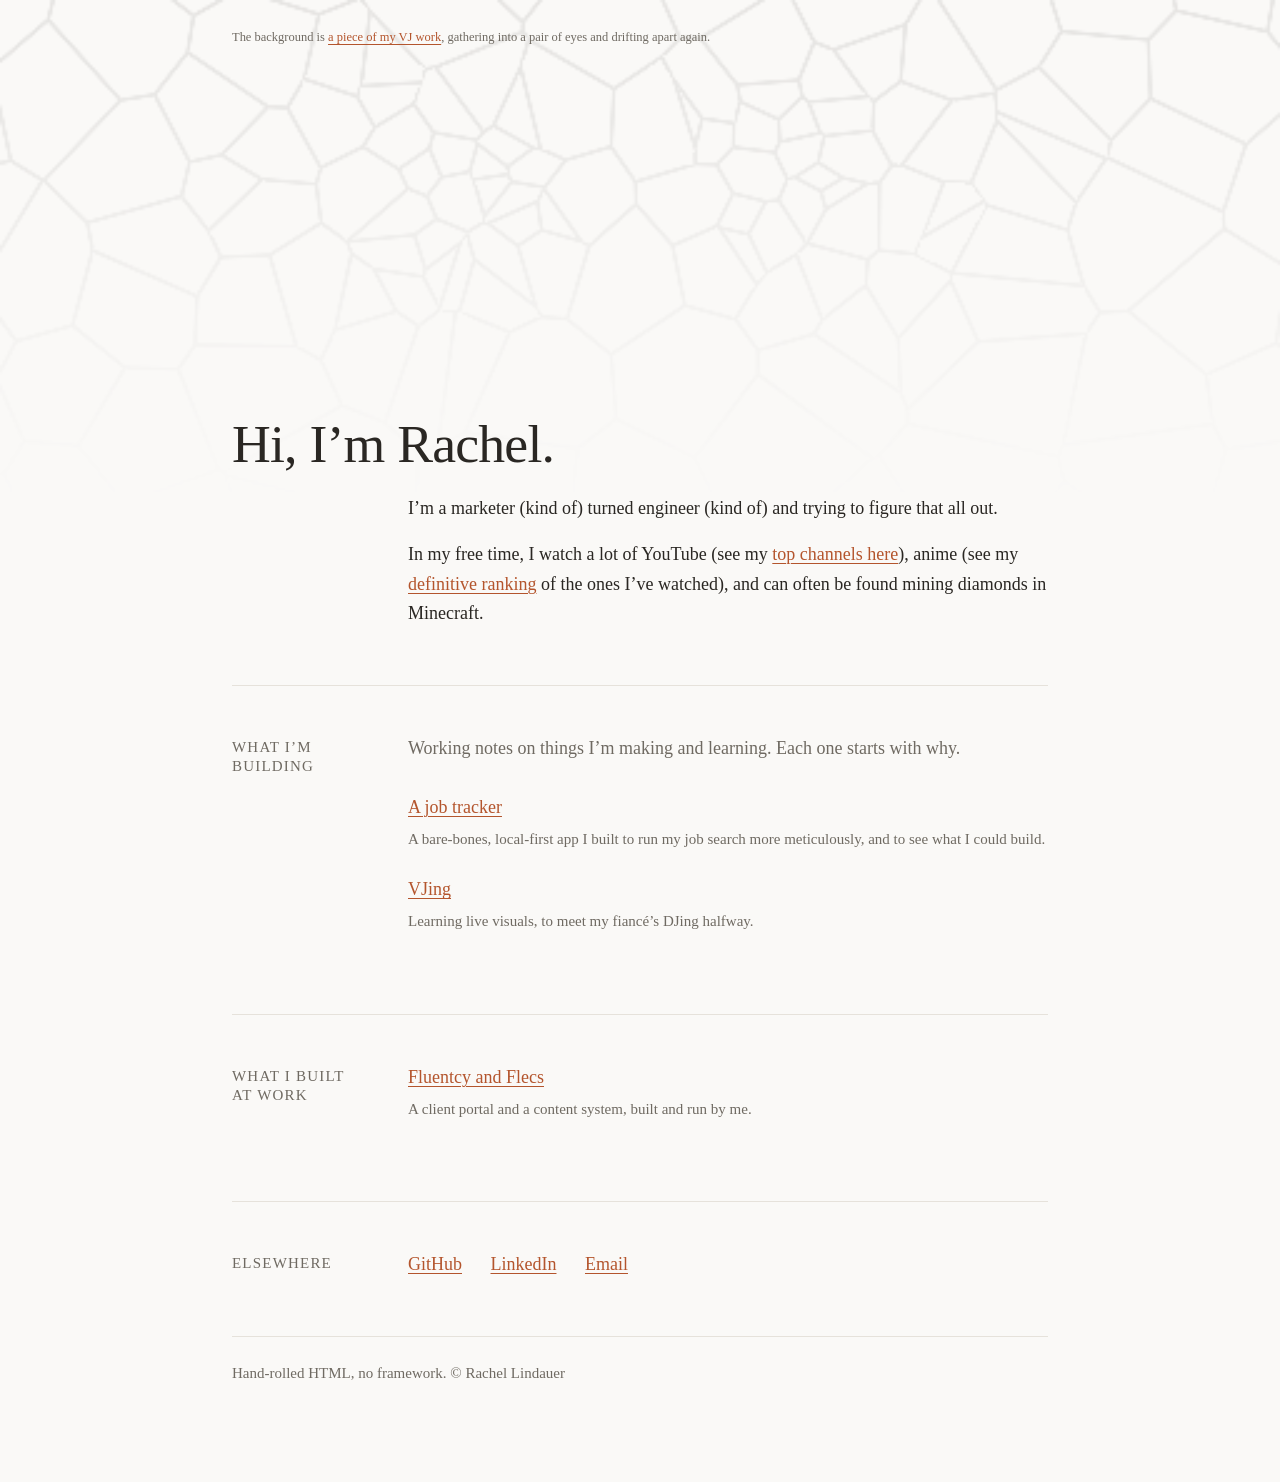
<file: index.html>
<!doctype html>
<html lang="en">
<head>
  <meta charset="utf-8">
  <meta name="viewport" content="width=device-width, initial-scale=1">
  <title>Rachel Lindauer</title>
  <meta name="description" content="Marketer (kind of) turned engineer (kind of). Notes on what I'm building and learning.">
  <link rel="stylesheet" href="style.css">
</head>
<body class="home">

  <p class="bg-note">The background is
  <a href="building/vjing.html">a piece of my VJ work</a>, gathering into a
  pair of eyes and drifting apart again.</p>

  <main>

    <!-- ===== Intro ===== -->
    <section id="intro">
      <h1>Hi, I&rsquo;m Rachel.</h1>
      <p>
        I&rsquo;m a marketer (kind of) turned engineer (kind of) and trying to
        figure that all out.
      </p>
      <p>
        In my free time, I watch a lot of YouTube (see my
        <a href="youtube.html">top channels here</a>), anime (see my
        <a href="anime.html">definitive ranking</a> of the ones I&rsquo;ve
        watched), and can often be found mining diamonds in Minecraft.
      </p>
    </section>

    <!-- ===== What I'm building ===== -->
    <section id="building">
      <h2>What I&rsquo;m building</h2>
      <p class="quiet">Working notes on things I&rsquo;m making and learning.
      Each one starts with why.</p>
      <ul class="items">
        <li>
          <a href="building/tracker.html">A job tracker</a>
          <p>A bare-bones, local-first app I built to run my job search more
          meticulously, and to see what I could build.</p>
        </li>
        <li>
          <a href="building/vjing.html">VJing</a>
          <p>Learning live visuals, to meet my fianc&eacute;&rsquo;s DJing halfway.</p>
        </li>
      </ul>
    </section>

    <!-- ===== What I built at work ===== -->
    <section id="work">
      <h2>What I built at work</h2>
      <ul class="items">
        <li>
          <a href="building/influent.html">Fluentcy and Flecs</a>
          <p>A client portal and a content system, built and run by me.</p>
        </li>
      </ul>
    </section>

    <!-- ===== Elsewhere ===== -->
    <section id="elsewhere">
      <h2>Elsewhere</h2>
      <ul class="links">
        <li><a href="https://github.com/rachellindauer">GitHub</a></li>
        <li><a href="https://www.linkedin.com/in/rachellindauer/">LinkedIn</a></li>
        <li><a href="mailto:rlindauer@lindauer.net">Email</a></li>
      </ul>
    </section>

  </main>

  <footer>
    <p class="quiet">Hand-rolled HTML, no framework.
    &copy; Rachel Lindauer</p>
  </footer>

  <script src="background.js"></script>
  <script src="motion.js"></script>
</body>
</html>
</file>
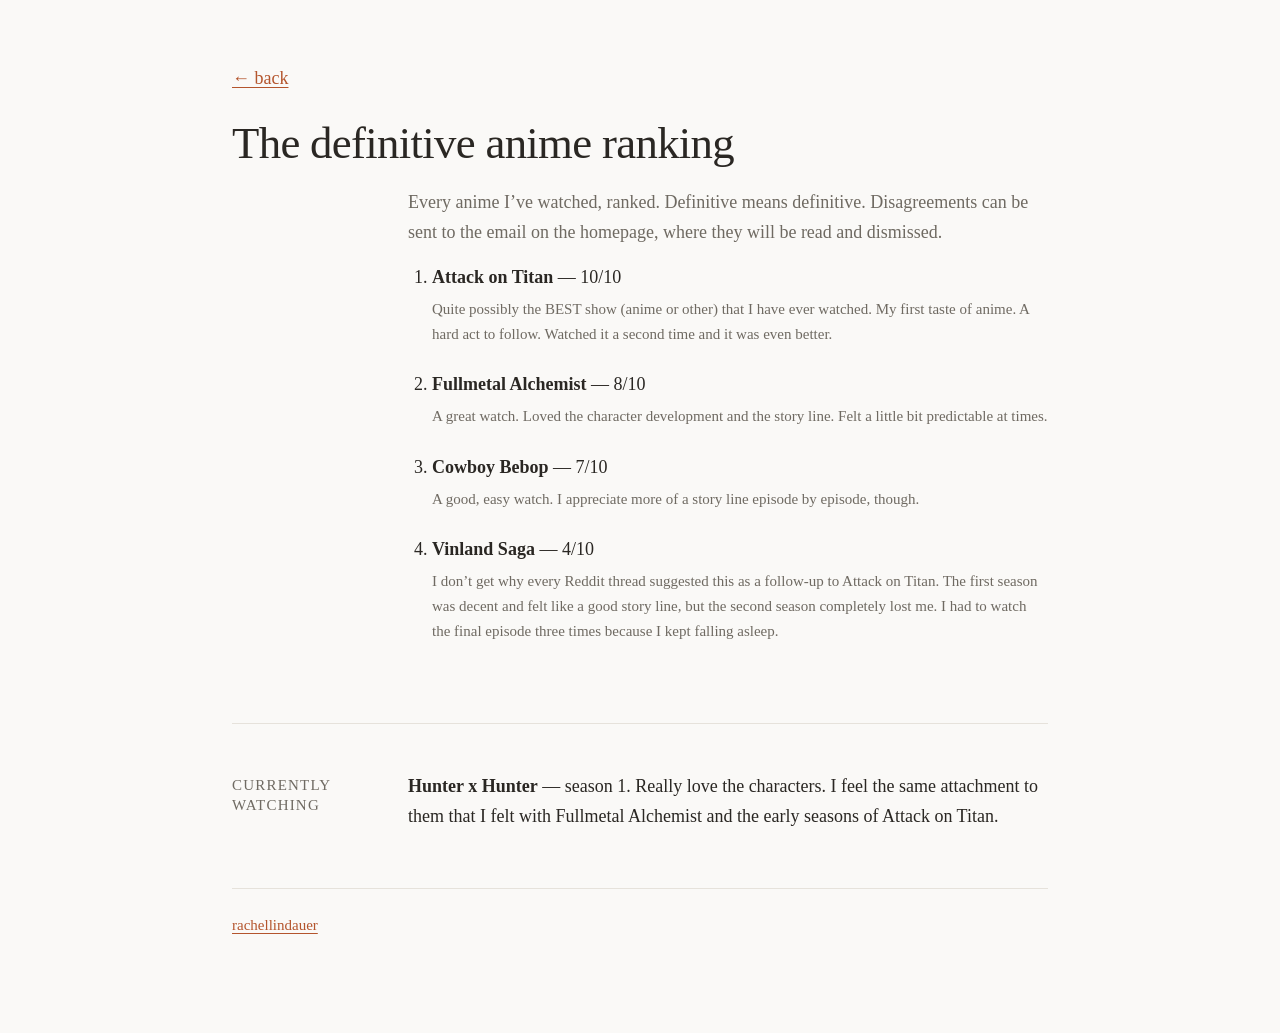
<file: anime.html>
<!doctype html>
<html lang="en">
<head>
  <meta charset="utf-8">
  <meta name="viewport" content="width=device-width, initial-scale=1">
  <title>The definitive anime ranking — Rachel Lindauer</title>
  <link rel="stylesheet" href="style.css">
</head>
<body>

  <main>
    <p><a href="index.html">&larr; back</a></p>

    <section>
      <h1>The definitive anime ranking</h1>
      <p class="quiet">Every anime I&rsquo;ve watched, ranked. Definitive
      means definitive. Disagreements can be sent to the email on the
      homepage, where they will be read and dismissed.</p>
      <ol class="ranking">
        <li>
          <strong>Attack on Titan</strong> &mdash; 10/10
          <p>Quite possibly the BEST show (anime or other) that I have ever
          watched. My first taste of anime. A hard act to follow. Watched it
          a second time and it was even better.</p>
        </li>
        <li>
          <strong>Fullmetal Alchemist</strong> &mdash; 8/10
          <p>A great watch. Loved the character development and the story
          line. Felt a little bit predictable at times.</p>
        </li>
        <li>
          <strong>Cowboy Bebop</strong> &mdash; 7/10
          <p>A good, easy watch. I appreciate more of a story line episode by
          episode, though.</p>
        </li>
        <li>
          <strong>Vinland Saga</strong> &mdash; 4/10
          <p>I don&rsquo;t get why every Reddit thread suggested this as a
          follow-up to Attack on Titan. The first season was decent and felt
          like a good story line, but the second season completely lost me.
          I had to watch the final episode three times because I kept
          falling asleep.</p>
        </li>
      </ol>
    </section>

    <section>
      <h2>Currently watching</h2>
      <p><strong>Hunter x Hunter</strong> &mdash; season 1. Really love the
      characters. I feel the same attachment to them that I felt with
      Fullmetal Alchemist and the early seasons of Attack on Titan.</p>
    </section>

  </main>

  <footer>
    <p class="quiet"><a href="index.html">rachellindauer</a></p>
  </footer>

  <script src="motion.js"></script>
</body>
</html>
</file>
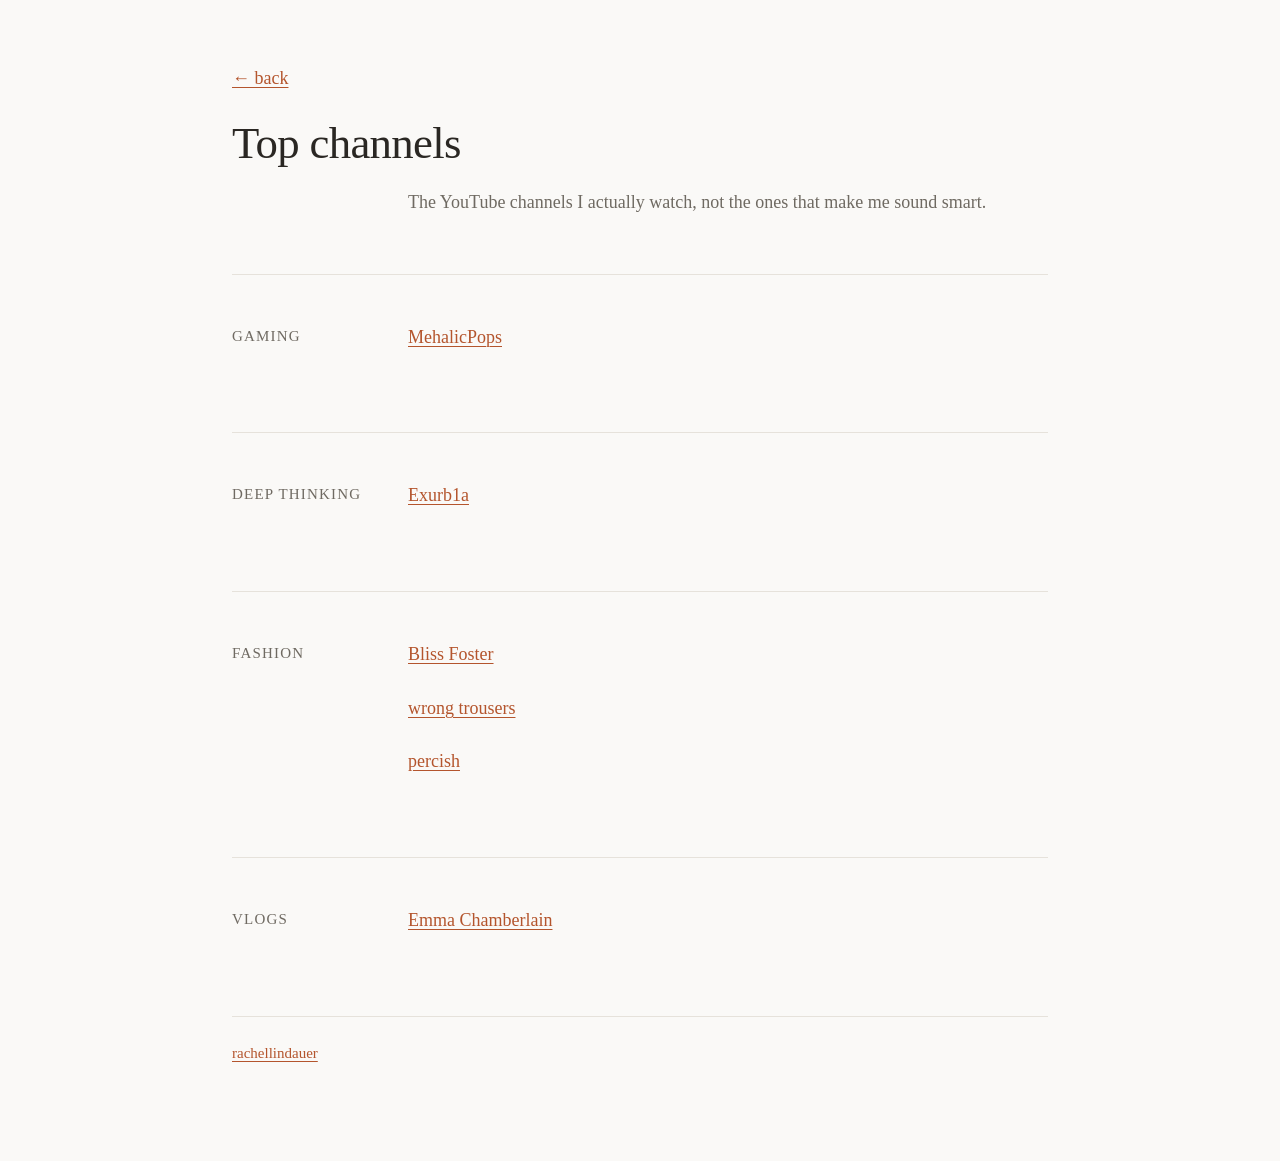
<file: youtube.html>
<!doctype html>
<html lang="en">
<head>
  <meta charset="utf-8">
  <meta name="viewport" content="width=device-width, initial-scale=1">
  <title>Top channels — Rachel Lindauer</title>
  <link rel="stylesheet" href="style.css">
</head>
<body>

  <main>
    <p><a href="index.html">&larr; back</a></p>

    <section>
      <h1>Top channels</h1>
      <p class="quiet">The YouTube channels I actually watch, not the ones
      that make me sound smart.</p>
    </section>

    <section>
      <h2>Gaming</h2>
      <ul class="items">
        <li><a href="https://www.youtube.com/@MehalicPops">MehalicPops</a></li>
      </ul>
    </section>

    <section>
      <h2>Deep thinking</h2>
      <ul class="items">
        <li><a href="https://www.youtube.com/@Exurb1a">Exurb1a</a></li>
      </ul>
    </section>

    <section>
      <h2>Fashion</h2>
      <ul class="items">
        <li><a href="https://www.youtube.com/@BlissFoster">Bliss Foster</a></li>
        <li><a href="https://www.youtube.com/@wrong_trousers">wrong trousers</a></li>
        <li><a href="https://www.youtube.com/@percish">percish</a></li>
      </ul>
    </section>

    <section>
      <h2>Vlogs</h2>
      <ul class="items">
        <li><a href="https://www.youtube.com/@emmachamberlain">Emma Chamberlain</a></li>
      </ul>
    </section>

  </main>

  <footer>
    <p class="quiet"><a href="index.html">rachellindauer</a></p>
  </footer>

  <script src="motion.js"></script>
</body>
</html>
</file>
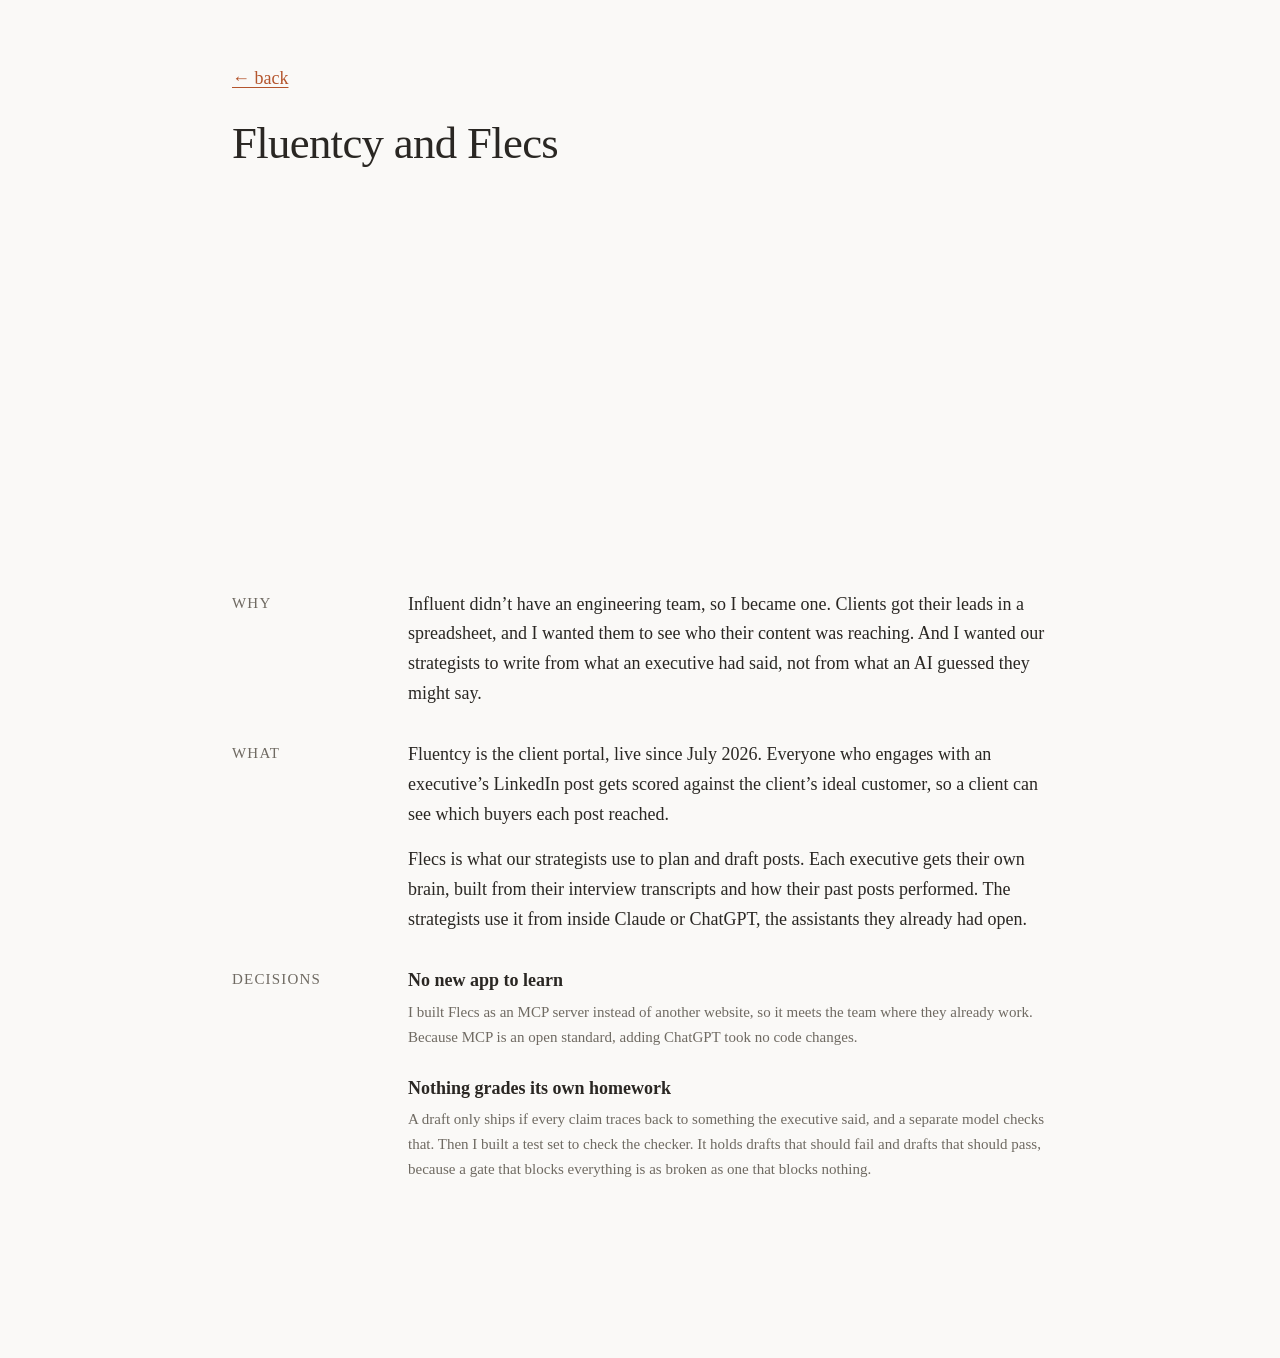
<file: building/influent.html>
<!doctype html>
<html lang="en">
<head>
  <meta charset="utf-8">
  <meta name="viewport" content="width=device-width, initial-scale=1">
  <title>Fluentcy and Flecs — Rachel Lindauer</title>
  <link rel="stylesheet" href="../style.css">
</head>
<body>

  <main>
    <p><a href="../index.html">&larr; back</a></p>

    <section>
      <h1>Fluentcy and Flecs</h1>

      <div class="video">
        <iframe src="https://www.youtube-nocookie.com/embed/u7-ZPIIh-jg"
          title="Fluentcy and Flecs demo"
          allow="encrypted-media; picture-in-picture; fullscreen"
          allowfullscreen></iframe>
      </div>

      <h2>Why</h2>
      <p>
        Influent didn&rsquo;t have an engineering team, so I became one.
        Clients got their leads in a spreadsheet, and I wanted them to see who
        their content was reaching. And I wanted our strategists to write from
        what an executive had said, not from what an AI guessed they might say.
      </p>

      <h2>What</h2>
      <p>
        Fluentcy is the client portal, live since July 2026. Everyone who
        engages with an executive&rsquo;s LinkedIn post gets scored against the
        client&rsquo;s ideal customer, so a client can see which buyers each
        post reached.
      </p>
      <p>
        Flecs is what our strategists use to plan and draft posts. Each
        executive gets their own brain, built from their interview transcripts
        and how their past posts performed. The strategists use it from inside
        Claude or ChatGPT, the assistants they already had open.
      </p>

      <h2>Decisions</h2>
      <ul class="items">
        <li>
          <strong>No new app to learn</strong>
          <p>I built Flecs as an MCP server instead of another website, so it
          meets the team where they already work. Because MCP is an open
          standard, adding ChatGPT took no code changes.</p>
        </li>
        <li>
          <strong>Nothing grades its own homework</strong>
          <p>A draft only ships if every claim traces back to something the
          executive said, and a separate model checks that. Then I built a test
          set to check the checker. It holds drafts that should fail and drafts
          that should pass, because a gate that blocks everything is as broken
          as one that blocks nothing.</p>
        </li>
      </ul>
    </section>
  </main>

</body>
</html>
</file>
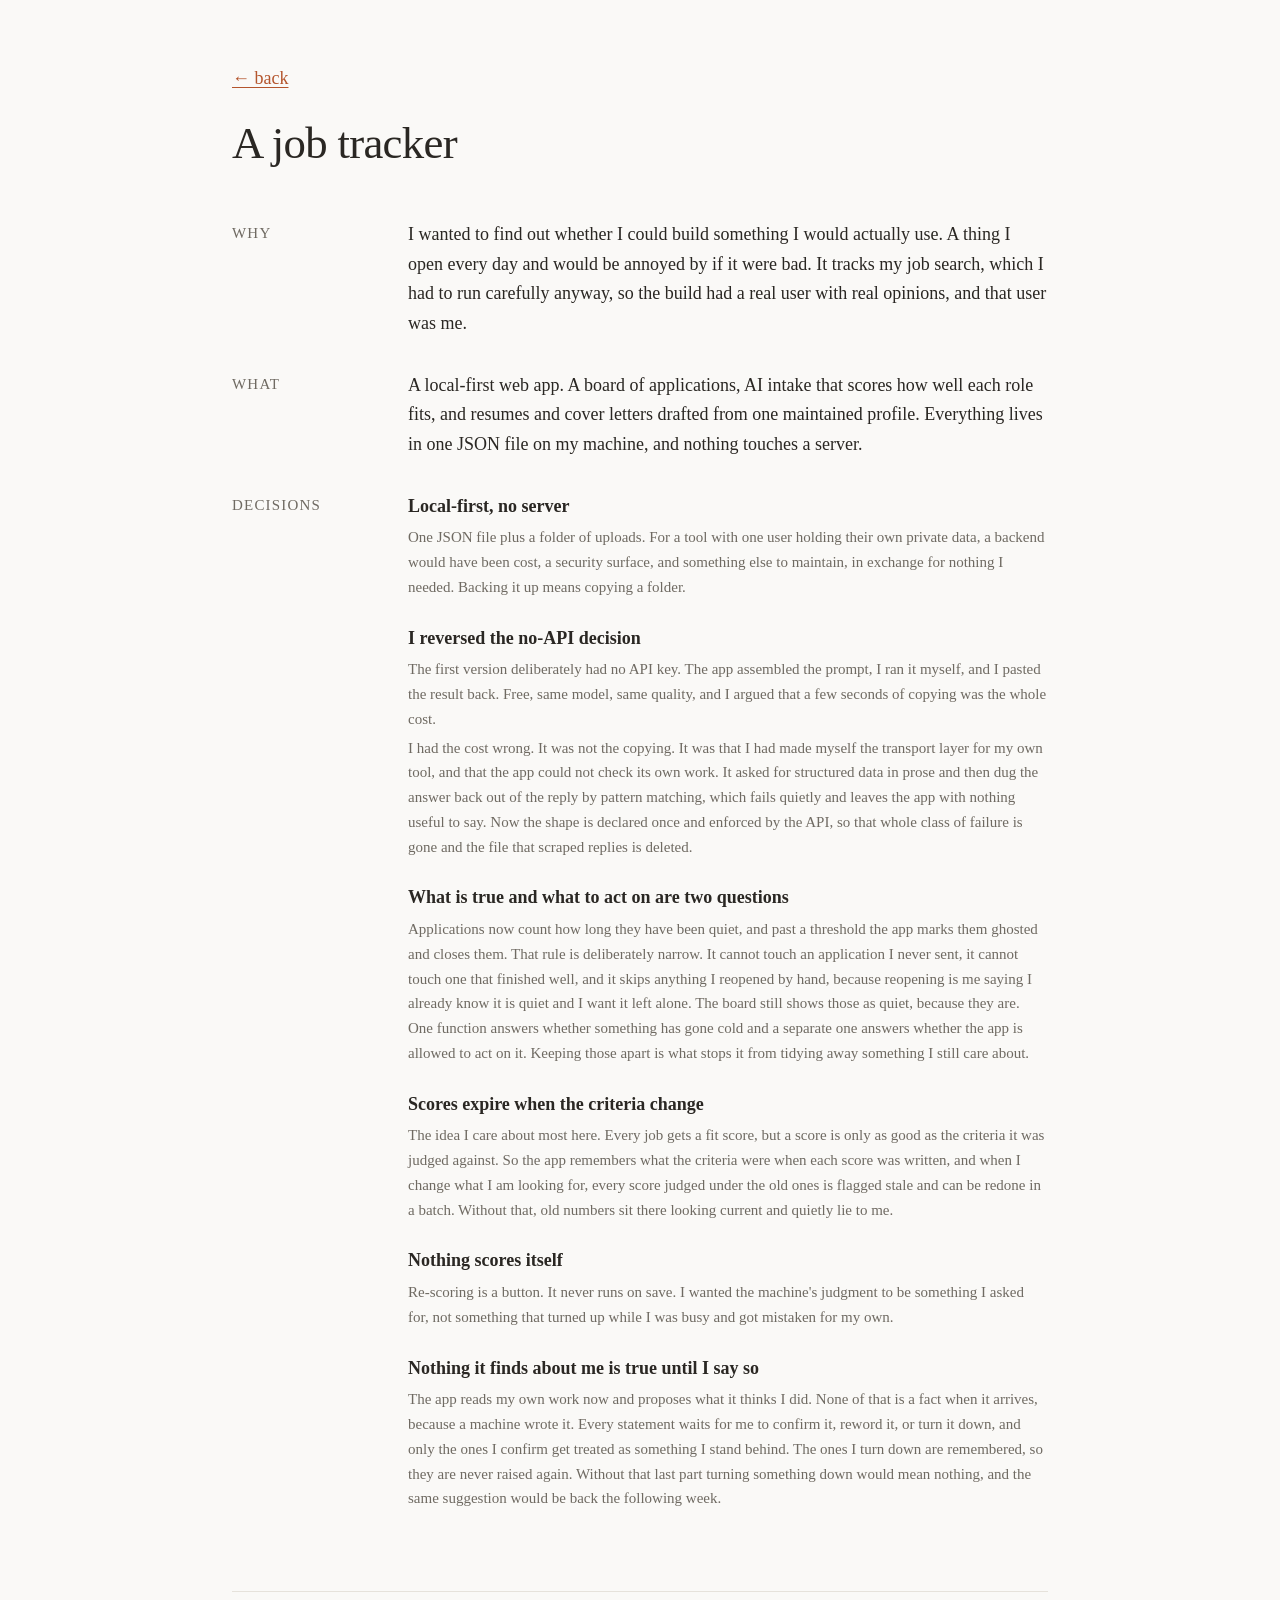
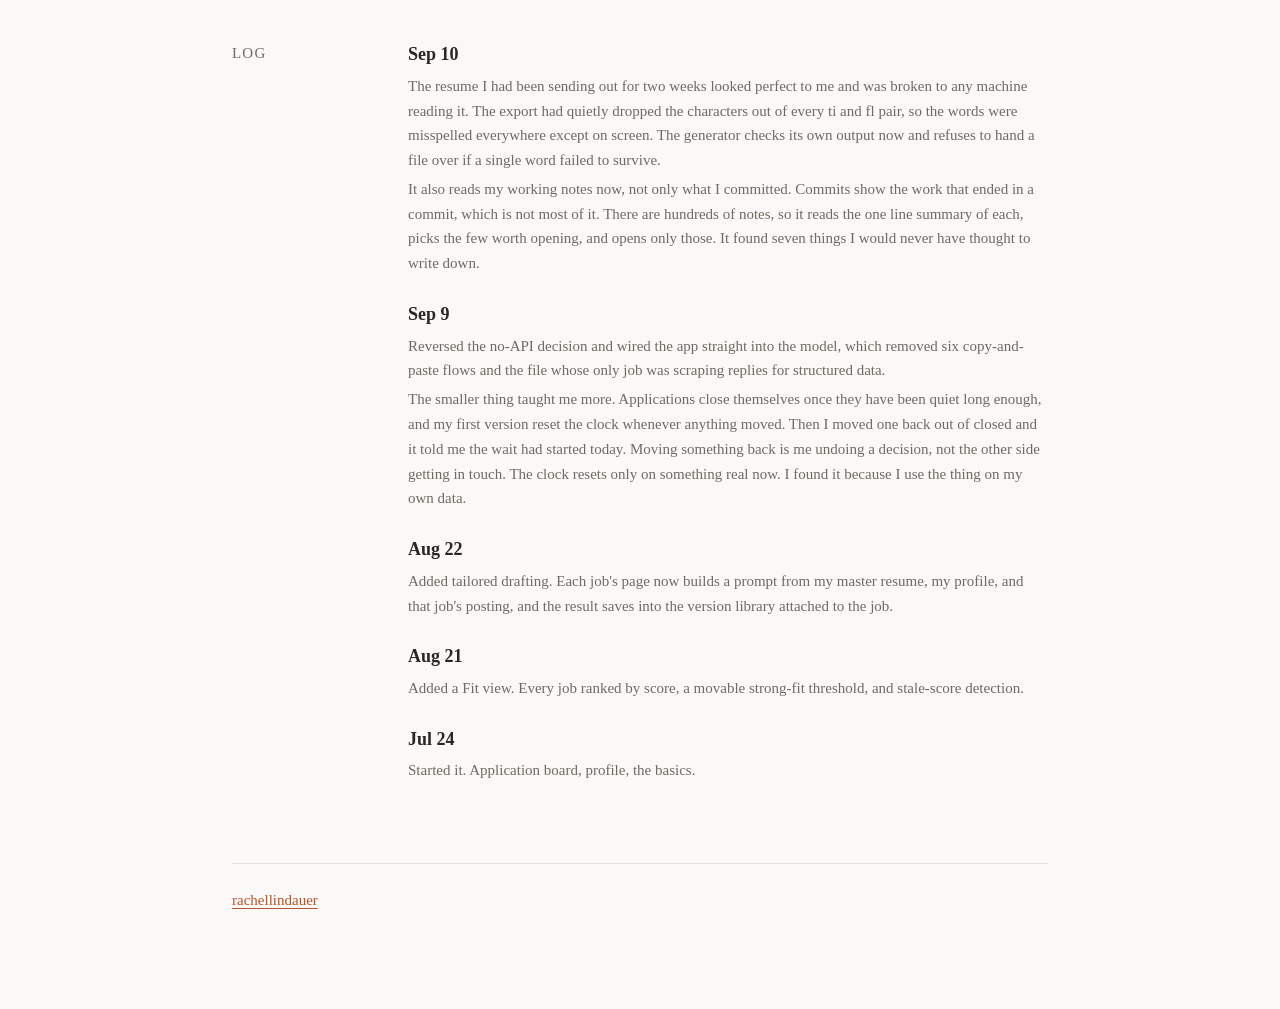
<file: building/tracker.html>
<!doctype html>
<html lang="en">
<head>
  <meta charset="utf-8">
  <meta name="viewport" content="width=device-width, initial-scale=1">
  <title>A job tracker — Rachel Lindauer</title>
  <link rel="stylesheet" href="../style.css">
</head>
<body>

  <main>
    <p><a href="../index.html">&larr; back</a></p>

    <section>
      <h1>A job tracker</h1>

      <h2>Why</h2>
      <p>
        I wanted to find out whether I could build something I would actually
        use. A thing I open every day and would be annoyed by if it were bad.
        It tracks my job search, which I had to run carefully anyway, so the
        build had a real user with real opinions, and that user was me.
      </p>

      <h2>What</h2>
      <p>
        A local-first web app. A board of applications, AI intake that scores
        how well each role fits, and resumes and cover letters drafted from one
        maintained profile. Everything
        lives in one JSON file on my machine, and nothing touches a server.
      </p>

      <h2>Decisions</h2>
      <ul class="items">
        <li>
          <strong>Local-first, no server</strong>
          <p>One JSON file plus a folder of uploads. For a tool with one user
          holding their own private data, a backend would have been cost, a
          security surface, and something else to maintain, in exchange for
          nothing I needed. Backing it up means copying a folder.</p>
        </li>
        <li>
          <strong>I reversed the no-API decision</strong>
          <p>The first version deliberately had no API key. The app assembled
          the prompt, I ran it myself, and I pasted the result back. Free, same
          model, same quality, and I argued that a few seconds of copying was
          the whole cost.</p>
          <p>I had the cost wrong. It was not the copying. It was that I had
          made myself the transport layer for my own tool, and that the app
          could not check its own work. It asked for structured data in prose
          and then dug the answer back out of the reply by pattern matching,
          which fails quietly and leaves the app with nothing useful to say.
          Now the shape is declared once and enforced by the API, so that whole
          class of failure is gone and the file that scraped replies is
          deleted.</p>
        </li>
        <li>
          <strong>What is true and what to act on are two questions</strong>
          <p>Applications now count how long they have been quiet, and past a
          threshold the app marks them ghosted and closes them. That rule is deliberately
          narrow. It cannot touch an application I never sent, it cannot touch one
          that finished well, and it skips anything I reopened by hand, because
          reopening is me saying I already know it is quiet and I want it left
          alone. The board still shows those as quiet, because they are. One
          function answers whether something has gone cold and a separate one
          answers whether the app is allowed to act on it. Keeping those apart
          is what stops it from tidying away something I still care about.</p>
        </li>
        <li>
          <strong>Scores expire when the criteria change</strong>
          <p>The idea I care about most here. Every job gets a fit score, but
          a score is only as good as the criteria it was judged against. So the
          app remembers what the criteria were when each score was written, and
          when I change what I am looking for, every score judged under the old
          ones is flagged stale and can be redone in a batch. Without that, old
          numbers sit there looking current and quietly lie to me.</p>
        </li>
        <li>
          <strong>Nothing scores itself</strong>
          <p>Re-scoring is a button. It never runs on save. I wanted the
          machine's judgment to be something I asked for, not something that
          turned up while I was busy and got mistaken for my own.</p>
        </li>
        <li>
          <strong>Nothing it finds about me is true until I say so</strong>
          <p>The app reads my own work now and proposes what it thinks I did.
          None of that is a fact when it arrives, because a machine wrote it.
          Every statement waits for me to confirm it, reword it, or turn it
          down, and only the ones I confirm get treated as something I stand
          behind. The ones I turn down are remembered, so they are never raised
          again. Without that last part turning something down would mean
          nothing, and the same suggestion would be back the following
          week.</p>
        </li>
      </ul>
    </section>

    <section>
      <h2>Log</h2>
      <ul class="items">
        <li>
          <strong>Sep 10</strong>
          <p>
            The resume I had been sending out for two weeks looked perfect to
            me and was broken to any machine reading it. The export had quietly
            dropped the characters out of every ti and fl pair, so the words
            were misspelled everywhere except on screen. The generator checks
            its own output now and refuses to hand a file over if a single word
            failed to survive.
          </p>
          <p>
            It also reads my working notes now, not only what I committed.
            Commits show the work that ended in a commit, which is not most of
            it. There are hundreds of notes, so it reads the one line summary
            of each, picks the few worth opening, and opens only those. It
            found seven things I would never have thought to write down.
          </p>
        </li>
        <li>
          <strong>Sep 9</strong>
          <p>
            Reversed the no-API decision and wired the app straight into the
            model, which removed six copy-and-paste flows and the file whose
            only job was scraping replies for structured data.
          </p>
          <p>
            The smaller thing taught me more. Applications close themselves once they
            have been quiet long enough, and my first version reset the clock
            whenever anything moved. Then I moved one back out of closed and
            it told me the wait had started today. Moving something back is me
            undoing a decision, not the other side getting in touch. The clock
            resets only on something real now. I found it because I use the
            thing on my own data.
          </p>
        </li>
        <li>
          <strong>Aug 22</strong>
          <p>Added tailored drafting. Each job's page now builds a prompt
          from my master resume, my profile, and that job's posting, and the
          result saves into the version library attached to the job.</p>
        </li>
        <li>
          <strong>Aug 21</strong>
          <p>Added a Fit view. Every job ranked by score, a movable
          strong-fit threshold, and stale-score detection.</p>
        </li>
        <li>
          <strong>Jul 24</strong>
          <p>Started it. Application board, profile, the basics.</p>
        </li>
      </ul>
    </section>

  </main>

  <footer>
    <p class="quiet"><a href="../index.html">rachellindauer</a></p>
  </footer>

  <script src="../motion.js"></script>
</body>
</html>
</file>
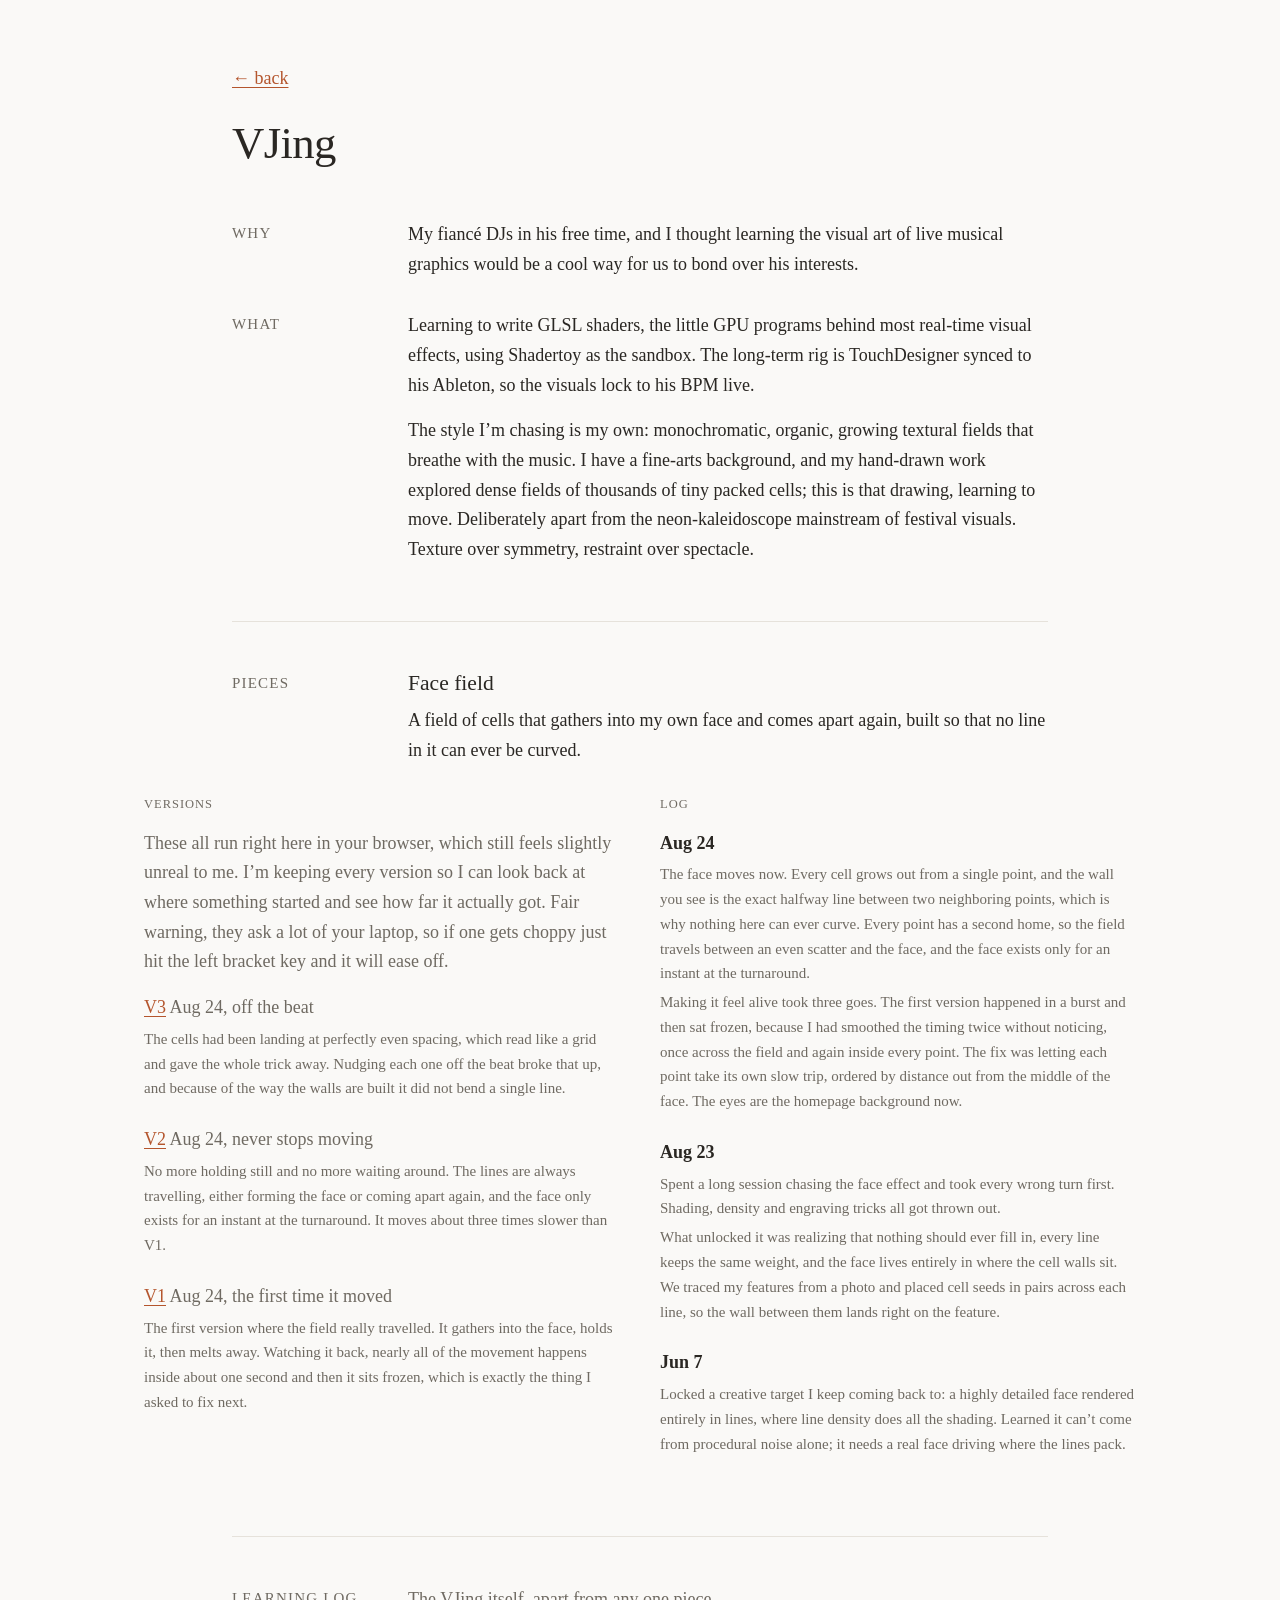
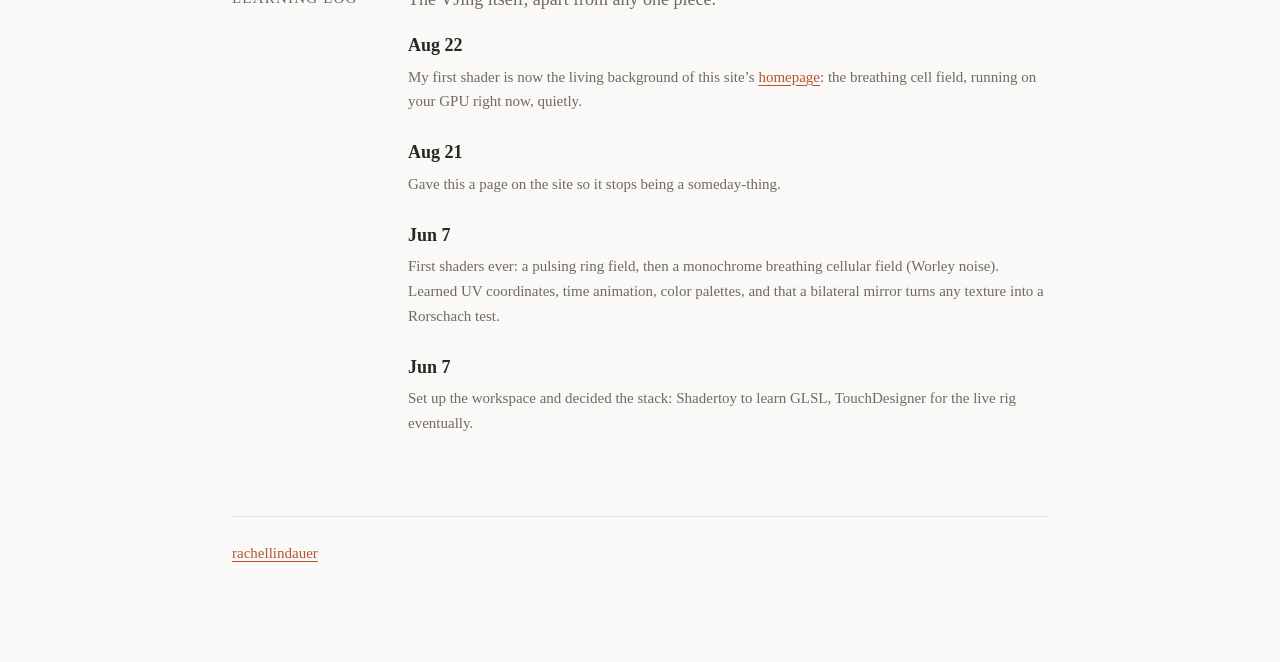
<file: building/vjing.html>
<!doctype html>
<html lang="en">
<head>
  <meta charset="utf-8">
  <meta name="viewport" content="width=device-width, initial-scale=1">
  <title>VJing &mdash; Rachel Lindauer</title>
  <link rel="stylesheet" href="../style.css">
</head>
<body>

  <main>
    <p><a href="../index.html">&larr; back</a></p>

    <section>
      <h1>VJing</h1>

      <h2>Why</h2>
      <p>
        My fianc&eacute; DJs in his free time, and I thought learning the
        visual art of live musical graphics would be a cool way for us to
        bond over his interests.
      </p>

      <h2>What</h2>
      <p>
        Learning to write GLSL shaders, the little GPU programs behind most
        real-time visual effects, using Shadertoy as the sandbox. The
        long-term rig is TouchDesigner synced to his Ableton, so the visuals
        lock to his BPM live.
      </p>
      <p>
        The style I&rsquo;m chasing is my own: monochromatic, organic,
        growing textural fields that breathe with the music. I have a
        fine-arts background, and my hand-drawn work explored dense fields
        of thousands of tiny packed cells; this is that drawing, learning to
        move. Deliberately apart from the neon-kaleidoscope mainstream of
        festival visuals. Texture over symmetry, restraint over spectacle.
      </p>
    </section>

    <!-- ===== Pieces =====
         One block per visual. Each gets its own versions and its own log, so a
         new piece is a copy of this block rather than a new page. Newest first. -->
    <section>
      <h2>Pieces</h2>

      <article class="piece">
        <h3>Face field</h3>
        <p>A field of cells that gathers into my own face and comes apart
        again, built so that no line in it can ever be curved.</p>

        <div class="two-col">
          <div>
            <h4>Versions</h4>
            <p class="quiet">These all run right here in your browser, which still
          feels slightly unreal to me. I&rsquo;m keeping every version so I can
          look back at where something started and see how far it actually got.
          Fair warning, they ask a lot of your laptop, so if one gets choppy
          just hit the left bracket key and it will ease off.</p>
            <ul class="items">
              <li>
                <a href="../vj/face-field-v3.html">V3</a>
          <span class="quiet">Aug 24, off the beat</span>
          <p>The cells had been landing at perfectly even spacing, which read
          like a grid and gave the whole trick away. Nudging each one off the
          beat broke that up, and because of the way the walls are built it did
          not bend a single line.</p>
              </li>
              <li>
                <a href="../vj/face-field-v2.html">V2</a>
          <span class="quiet">Aug 24, never stops moving</span>
          <p>No more holding still and no more waiting around. The lines are
          always travelling, either forming the face or coming apart again, and
          the face only exists for an instant at the turnaround. It moves about
          three times slower than V1.</p>
              </li>
              <li>
                <a href="../vj/face-field-v1.html">V1</a>
          <span class="quiet">Aug 24, the first time it moved</span>
          <p>The first version where the field really travelled. It gathers into
          the face, holds it, then melts away. Watching it back, nearly all of
          the movement happens inside about one second and then it sits frozen,
          which is exactly the thing I asked to fix next.</p>
              </li>
            </ul>
          </div>
          <div>
            <h4>Log</h4>
            <ul class="items">
              <li>
                <strong>Aug 24</strong>
          <p>
            The face moves now. Every cell grows out from a single point, and
            the wall you see is the exact halfway line between two neighboring
            points, which is why nothing here can ever curve. Every point has
            a second home, so the field travels between an even scatter and
            the face, and the face exists only for an instant at the
            turnaround.
          </p>
          <p>
            Making it feel alive took three goes. The first version happened
            in a burst and then sat frozen, because I had smoothed the timing
            twice without noticing, once across the field and again inside
            every point. The fix was letting each point take its own slow
            trip, ordered by distance out from the middle of the face. The
            eyes are the homepage background now.
          </p>
              </li>
              <li>
                <strong>Aug 23</strong>
          <p>
            Spent a long session chasing the face effect and took every wrong
            turn first. Shading, density and engraving tricks all got thrown
            out.
          </p>
          <p>
            What unlocked it was realizing that nothing should ever fill in,
            every line keeps the same weight, and the face lives entirely in
            where the cell walls sit. We traced my features from a photo and
            placed cell seeds in pairs across each line, so the wall between
            them lands right on the feature.
          </p>
              </li>
              <li>
                <strong>Jun 7</strong>
          <p>Locked a creative target I keep coming back to: a highly
          detailed face rendered entirely in lines, where line density does
          all the shading. Learned it can&rsquo;t come from procedural noise
          alone; it needs a real face driving where the lines pack.</p>
              </li>
            </ul>
          </div>
        </div>
      </article>

    </section>

    <section>
      <h2>Learning log</h2>
      <p class="quiet">The VJing itself, apart from any one piece.</p>
      <ul class="items">
        <li>
          <strong>Aug 22</strong>
          <p>My first shader is now the living background of this
          site&rsquo;s <a href="../index.html">homepage</a>: the breathing
          cell field, running on your GPU right now, quietly.</p>
        </li>
        <li>
          <strong>Aug 21</strong>
          <p>Gave this a page on the site so it stops being a someday-thing.</p>
        </li>
        <li>
          <strong>Jun 7</strong>
          <p>First shaders ever: a pulsing ring field, then a monochrome
          breathing cellular field (Worley noise). Learned UV coordinates,
          time animation, color palettes, and that a bilateral mirror turns
          any texture into a Rorschach test.</p>
        </li>
        <li>
          <strong>Jun 7</strong>
          <p>Set up the workspace and decided the stack: Shadertoy to learn
          GLSL, TouchDesigner for the live rig eventually.</p>
        </li>
      </ul>
    </section>

  </main>

  <footer>
    <p class="quiet"><a href="../index.html">rachellindauer</a></p>
  </footer>

  <script src="../motion.js"></script>
</body>
</html>
</file>
<file: style.css>
/* ============================================================
   Rachel's site — one small stylesheet, no framework.
   The variables below control the whole look. Change a color
   here and it changes everywhere.
   ============================================================ */

:root {
  --bg: #faf9f7;          /* page background: warm off-white */
  --text: #2a2723;        /* main text: soft near-black */
  --muted: #6f6a62;       /* quieter text */
  --accent: #b4552d;      /* links: warm terracotta */
  --rule: #e6e2db;        /* thin divider lines */
  --max-width: 40rem;     /* how wide the READING column gets, always */
  --label-col: 8.5rem;    /* the left rail that section labels sit in */
  --label-gap: 2.5rem;    /* space between the rail and the reading column */

  /* These two default to the narrow, single-column values. The wide layout
     redefines them in ONE media query near the bottom of this file, and
     everything that depends on the rail reads them from here, so there is a
     single place where the layout switches. */
  --page-width: var(--max-width);   /* rail + reading column, when there is a rail */
  --gutter-shift: 0rem;             /* how far left of centre the reading column sits */

  /* ---- Type scale -----------------------------------------------------
     Every size on the site comes from here. One base (1.125rem, 18px, the
     body size) and one ratio (1.2). Each step up multiplies by 1.2, each
     step down divides by it, so the sizes are related to one another
     instead of picked one at a time by eye. Reach for a step, never a
     stray number. Pixel values assume default browser settings. */
  --text-xs:   0.781rem;  /* 12.5px   base / 1.2 / 1.2 */
  --text-sm:   0.938rem;  /* 15px     base / 1.2 */
  --text-base: 1.125rem;  /* 18px     the base */
  --text-md:   1.35rem;   /* 21.6px   base x 1.2 */
  --text-lg:   1.62rem;   /* 26px     base x 1.2^2 */
  --text-xl:   1.944rem;  /* 31px     base x 1.2^3 */
  --text-2xl:  2.333rem;  /* 37.3px   base x 1.2^4 */
  --text-3xl:  2.799rem;  /* 44.8px   base x 1.2^5 */
  --text-4xl:  3.359rem;  /* 53.7px   base x 1.2^6 */
}

/* Respect the reader's dark mode. */
@media (prefers-color-scheme: dark) {
  :root {
    --bg: #1c1a18;
    --text: #e8e4de;
    --muted: #a39d93;
    --accent: #e08a5c;
    --rule: #35312c;
  }
}

* {
  margin: 0;
  padding: 0;
  box-sizing: border-box;
}

body {
  background: var(--bg);
  color: var(--text);
  font-family: Georgia, "Times New Roman", serif;
  font-size: var(--text-base);
  line-height: 1.65;
  padding: 4rem 1.5rem 6rem;
}

/* The homepage carries the eyes in its background, so its content starts
   below them and stops sitting on top. Measured rather than eyeballed: the eyes
   are anchored 24% down the viewport, and because they scale with viewport
   WIDTH they reach furthest down on wide short windows, ending around 43% of
   the height there. 46vh clears that everywhere, with a rem floor so a very
   short window still gets sane spacing. Only this page needs it. */
/* Names the background right where it is happening, in the quiet band above
   the eyes. Positioned absolutely so it can sit up there without disturbing the
   measured clearance below that keeps the content clear of the eyes. It scrolls
   away with the page rather than sticking. */
.bg-note {
  position: absolute;
  top: 1.75rem;
  left: 50%;
  transform: translateX(-50%);
  width: min(var(--page-width), calc(100% - 3rem));
  margin: 0;
  font-size: var(--text-xs);
  line-height: 1.5;
  color: var(--muted);
}

body.home {
  padding-top: max(7rem, 46vh);
}

main, footer {
  max-width: var(--page-width);
  margin: 0 auto;
}

/* Headlines are FLUID. clamp() takes a floor, a formula that grows with the
   window (1vw = 1% of its width), and a ceiling, then uses whichever of the
   three is in the middle. So the headline sits at --text-xl on a phone, grows
   smoothly as the window widens, and stops at --text-3xl instead of running
   away on a 27 inch monitor. A fixed 2rem heading is what made this site read
   small on a laptop. Big type also wants its own spacing: 1.65 line-height is
   right for a paragraph and far too airy on a 45px headline, and large serif
   letters sit better pulled very slightly together. */
h1 {
  font-size: clamp(var(--text-xl), 1.575rem + 1.55vw, var(--text-3xl));
  font-weight: normal;
  line-height: 1.12;
  letter-spacing: -0.015em;
  margin-bottom: 1.25rem;
}

/* On interior pages the first thing in main is the back link. Headings now
   use tight leading, which took away the empty space that used to sit above
   the headline and kept these two apart on its own. */
main > p:first-child {
  margin-bottom: 1.5rem;
}

/* The homepage is the one page carrying the eyes, so it gets the loudest
   headline on the site. Same technique, two steps up at both ends. */
body.home h1 {
  font-size: clamp(var(--text-2xl), 1.9rem + 2.2vw, var(--text-4xl));
}

h2 {
  font-size: var(--text-sm);
  font-weight: normal;
  line-height: 1.3;
  text-transform: uppercase;
  letter-spacing: 0.08em;
  color: var(--muted);
  margin-bottom: 1rem;
}

section {
  margin-bottom: 3.5rem;
}

/* A section label that has something before it needs clear space above, and
   more of it than the 1rem below, so the label groups downward with the block
   it is introducing rather than sticking to the one it just ended. Only
   labels with a preceding sibling qualify, hence "* + h2" and not "h2". */
section > * + h2 {
  margin-top: 2rem;
}

/* A piece is one visual inside the VJ project. Its title sits between the
   page title and the small section labels. */
h3 {
  font-size: var(--text-md);
  font-weight: normal;
  line-height: 1.25;
  margin-bottom: 0.6rem;
}

/* Column labels inside a piece. Same quiet uppercase as the section labels,
   a size down so the hierarchy still reads. */
h4 {
  font-size: var(--text-xs);
  font-weight: normal;
  text-transform: uppercase;
  letter-spacing: 0.08em;
  color: var(--muted);
  margin-bottom: 0.9rem;
}

.piece + .piece {
  border-top: 1px solid var(--rule);
  padding-top: 2.5rem;
  margin-top: 2.5rem;
}

/* Versions beside the log. The prose above stays at a comfortable reading
   measure, so this block breaks out wider than the column it sits in rather
   than squeezing two columns into 40rem. Collapses to one column when there
   is not room, which is most phones. */
.two-col {
  display: grid;
  grid-template-columns: 1fr 1fr;
  gap: 2.5rem;
  width: min(62rem, calc(100vw - 3rem));
  position: relative;
  left: calc(50% - var(--gutter-shift));
  transform: translateX(-50%);
  margin-top: 1.75rem;
}

@media (max-width: 48rem) {
  .two-col {
    grid-template-columns: 1fr;
    gap: 2.25rem;
    width: 100%;
    left: 0;
    transform: none;
  }
}

section + section {
  border-top: 1px solid var(--rule);
  padding-top: 3rem;
}

p + p {
  margin-top: 1rem;
}

a {
  color: var(--accent);
  text-decoration-thickness: 1px;
  text-underline-offset: 3px;
}

a:hover {
  text-decoration-thickness: 2px;
}

.quiet {
  color: var(--muted);
}

.soon {
  color: var(--muted);
  font-style: italic;
}

/* Lists of projects / links, without bullet dots. */
ul.items, ul.links {
  list-style: none;
}

/* A list that follows a line introducing it needs the same gap it would get
   if it were another paragraph. */
p + ul.items,
p + ol.ranking {
  margin-top: 1rem;
}

ul.items li {
  margin-bottom: 1.5rem;
}

ul.items p {
  margin-top: 0.25rem;
  color: var(--muted);
  font-size: var(--text-sm);
}

ul.links li {
  display: inline-block;
  margin-right: 1.5rem;
}

/* The ranking list keeps its numbers — it IS a ranking. */
ol.ranking {
  padding-left: 1.5rem;
}

ol.ranking li {
  margin-bottom: 1.5rem;
}

ol.ranking p {
  margin-top: 0.25rem;
  color: var(--muted);
  font-size: var(--text-sm);
}

footer {
  margin-top: 2rem;
  border-top: 1px solid var(--rule);
  padding-top: 1.5rem;
  font-size: var(--text-sm);
}

/* ============================================================
   THE WIDE LAYOUT
   Below this width the site stays one column, exactly as it was. Above it,
   every section becomes two: a narrow left rail holding the uppercase
   section label, and the reading column beside it. The reading column keeps
   its 40rem measure, so lines never get harder to read; the page simply
   grows a margin.

   Why grid rather than floats: an interior page puts several labels inside
   one section (Why, then What). Grid's auto-placement handles that on its
   own. Each label lands in the rail and starts a new row, and the paragraphs
   after it stack in the column beside it until the next label appears.
   ============================================================ */
@media (min-width: 56rem) {

  :root {
    --page-width: calc(var(--max-width) + var(--label-col) + var(--label-gap));
    --gutter-shift: calc((var(--label-col) + var(--label-gap)) / 2);
  }

  section {
    display: grid;
    grid-template-columns: var(--label-col) minmax(0, var(--max-width));
    column-gap: var(--label-gap);
    align-items: start;
  }

  /* Everything sits in the reading column by default... */
  section > * {
    grid-column: 2;
  }

  /* ...except the page headline, which runs the full width so it starts at
     the rail's edge rather than being indented past it. */
  section > h1 {
    grid-column: 1 / -1;
  }

  /* ...and the section labels, which are the whole point of the rail. The
     small padding is optical, not structural: a 15px label and an 18px
     paragraph have different amounts of built-in space above them, so the
     label needs a nudge down to look level with the text beside it. */
  section > h2 {
    grid-column: 1;
    padding-top: 0.25rem;
    margin-bottom: 0;
  }

  /* In one column the label sat in the text and its own spacing was what
     separated one block from the next. In the rail it cannot do that any
     more, so the break has to be put back deliberately, or two labelled
     blocks run together as though they were one. Both halves of the row get
     the same margin, otherwise the label stops sitting level with its text.
     Only labels with something before them qualify, which is why this is
     written as "* + h2" rather than plain "h2". */
  section > * + h2 + * {
    margin-top: 2rem;
  }
}

/* ============================================================
   MOTION
   Sections rise into place as you reach them. See motion.js for the two
   rules behind it. The important one lives in the selector below: the
   hidden state is locked behind html.js-motion, a class only that script
   adds. No script, nothing hidden, page renders in full.

   The whole block also sits inside a reduced-motion query, so a visitor
   whose system asks for less movement never has anything hidden from them
   in the first place.
   ============================================================ */
@media (prefers-reduced-motion: no-preference) {

  html.js-motion .reveal {
    opacity: 0;
    transform: translateY(0.9rem);
  }

  /* The transition lives on the arriving state rather than the hidden one,
     so the section eases in and never eases back out. */
  html.js-motion .reveal.is-visible {
    opacity: 1;
    transform: none;
    transition: opacity 0.65s ease-out, transform 0.65s ease-out;
  }
}

/* Embedded video: a 16:9 box that shrinks with the column */
.video iframe {
  width: 100%;
  aspect-ratio: 16 / 9;
  border: 0;
}
</file>
